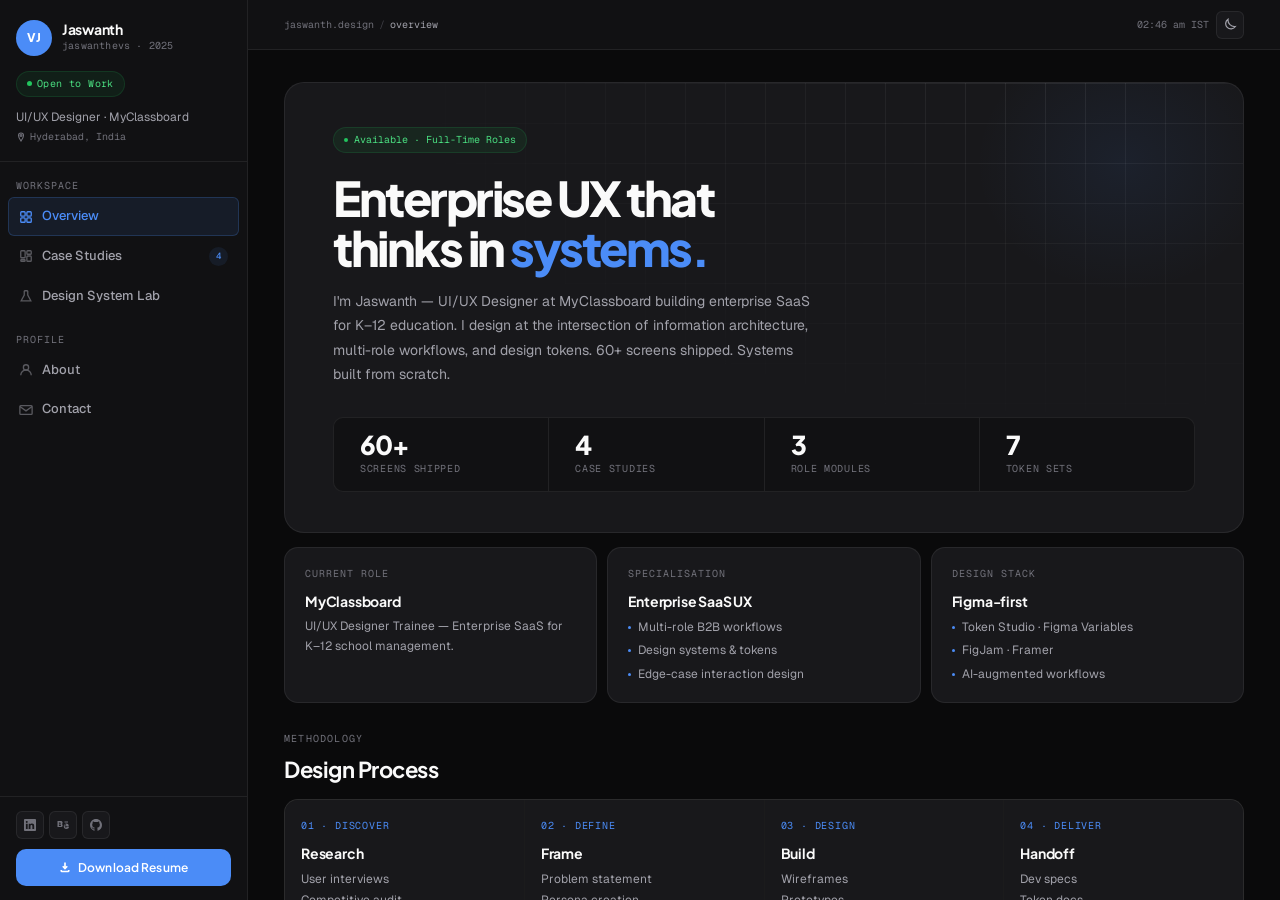
<file: portfolio_v6.html>
<!DOCTYPE html>
<html lang="en" data-theme="dark">
<head>
<meta charset="UTF-8">
<meta name="viewport" content="width=device-width, initial-scale=1.0">
<title>Jaswanth — Product Designer</title>
<link rel="preconnect" href="https://fonts.googleapis.com">
<link href="https://fonts.googleapis.com/css2?family=Plus+Jakarta+Sans:ital,wght@0,300;0,400;0,500;0,600;0,700;0,800;1,400&family=Geist:wght@300;400;500;600&family=Geist+Mono:wght@300;400;500&display=swap" rel="stylesheet">
<style>
/* ════════════════════════════════════════════════
   DESIGN TOKENS — v5
   Accent: #4B8CF7 (clear blue — used sparingly)
   Light:  #1D4ED8 (darker blue for light mode contrast)
   Type:   Plus Jakarta Sans + Geist + Geist Mono
   Contrast verified: body text ≥ 4.5:1 on all surfaces
════════════════════════════════════════════════ */
:root{
  --sw:248px;
  --hh:50px;
  --bh:58px;
  /* Accent — used ONLY on active/hover/highlight states */
  --A:#4B8CF7;
  --AD:rgba(75,140,247,.09);
  --AB:rgba(75,140,247,.22);
  --A-text:#1D4ED8; /* darker blue for light bg — passes WCAG AA */
  /* Typography */
  --F1:'Plus Jakarta Sans',sans-serif;
  --F2:'Geist',sans-serif;
  --FM:'Geist Mono',monospace;
  /* Easing */
  --ez:cubic-bezier(0.16,1,0.3,1);
  /* Radius */
  --r1:6px; --r2:10px; --r3:14px; --r4:20px;
}

/* ── DARK THEME ── */
[data-theme="dark"]{
  /* Backgrounds — 4-step zinc-black scale */
  --bg:  #0A0A0B;   /* page bg */
  --s1:  #111113;   /* sidebar, topbar */
  --s2:  #18181B;   /* cards */
  --s3:  #1F1F23;   /* card hover, inset */
  --s4:  #27272A;   /* deepest inset */
  /* Borders — white alpha */
  --d1:rgba(255,255,255,.07);
  --d2:rgba(255,255,255,.11);
  --d3:rgba(255,255,255,.17);
  /* Text — zinc scale, all ≥ 4.5:1 on --s2 */
  --t1:#FAFAFA;    /* 16.9:1 on --s2 */
  --t2:#A1A1AA;    /* 5.8:1  on --s2 */
  --t3:#71717A;    /* 3.6:1  on --s2 — labels only (WCAG AA Large) */
  --t4:#3F3F46;    /* borders, dividers */
  /* Shadows */
  --sh1:0 1px 3px rgba(0,0,0,.5);
  --sh2:0 4px 16px rgba(0,0,0,.6);
  --shA:0 0 0 1px rgba(75,140,247,.25),0 8px 32px rgba(75,140,247,.06);
}

/* ── LIGHT THEME ── */
[data-theme="light"]{
  --bg:#F0F2F5;
  --s1:#FFFFFF;
  --s2:#FFFFFF;
  --s3:#F4F5F8;
  --s4:#E8EAF0;
  --d1:rgba(0,0,0,.07);
  --d2:rgba(0,0,0,.11);
  --d3:rgba(0,0,0,.17);
  --t1:#09090B;    /* 19:1 on white */
  --t2:#52525B;    /* 7.2:1 on white */
  --t3:#A1A1AA;    /* labels only */
  --t4:#E4E4E7;
  --sh1:0 1px 3px rgba(0,0,0,.08);
  --sh2:0 4px 16px rgba(0,0,0,.1);
  --shA:0 0 0 1px rgba(75,140,247,.2),0 8px 24px rgba(75,140,247,.1);
}

/* Cards need shadow in light mode to lift off --bg */
[data-theme="light"] .ic,
[data-theme="light"] .pcard,
[data-theme="light"] .lc,
[data-theme="light"] .ph-card,
[data-theme="light"] .cc,
[data-theme="light"] .ac,
[data-theme="light"] .hero,
[data-theme="light"] .cert{
  box-shadow:0 1px 4px rgba(0,0,0,.07),0 0 0 1px rgba(0,0,0,.05);
}
[data-theme="light"] .sb{
  box-shadow:1px 0 0 rgba(0,0,0,.07);
}


*,*::before,*::after{box-sizing:border-box;margin:0;padding:0}
html{height:100%}
body{
  font-family:var(--F2);
  font-size:14px;
  line-height:1.6;
  background:var(--bg);
  color:var(--t1);
  display:flex;
  height:100vh;
  overflow:hidden;
  -webkit-font-smoothing:antialiased;
  -moz-osx-font-smoothing:grayscale;
  transition:background .2s,color .2s;
}

/* ════════════════════════════════════════════════
   SIDEBAR
════════════════════════════════════════════════ */
.sb{
  width:var(--sw);flex-shrink:0;
  position:fixed;inset:0 auto 0 0;
  background:var(--s1);
  border-right:1px solid var(--d1);
  display:flex;flex-direction:column;
  z-index:60;
  transition:background .2s,transform .3s var(--ez);
}

/* Identity block */
.sb-id{padding:20px 16px 16px;border-bottom:1px solid var(--d1);}
.id-row{display:flex;align-items:center;gap:10px;margin-bottom:14px;}
.av{
  width:36px;height:36px;border-radius:50%;flex-shrink:0;
  background:var(--A);
  display:flex;align-items:center;justify-content:center;
  font-family:var(--F1);font-weight:800;font-size:12px;
  color:#fff;letter-spacing:-.2px;
}
.id-name{font-family:var(--F1);font-size:14px;font-weight:700;color:var(--t1);letter-spacing:-.3px;line-height:1;}
.id-handle{font-family:var(--FM);font-size:10px;color:var(--t3);margin-top:2px;letter-spacing:.02em;}

/* Status pill */
.sb-status{
  display:inline-flex;align-items:center;gap:5px;
  font-family:var(--FM);font-size:10px;letter-spacing:.04em;
  color:#4ADE80;
  background:rgba(34,197,94,.08);
  border:1px solid rgba(34,197,94,.14);
  padding:4px 10px;border-radius:20px;margin-bottom:12px;
}
[data-theme="light"] .sb-status{color:#15803D;}
.dot{width:5px;height:5px;border-radius:50%;background:#22C55E;animation:blink 2.4s ease infinite;}
@keyframes blink{0%,100%{opacity:1}55%{opacity:.15}}

.id-role{font-size:12px;color:var(--t2);line-height:1.4;}
.id-loc{font-family:var(--FM);font-size:10px;color:var(--t3);margin-top:4px;display:flex;align-items:center;gap:4px;}

/* Nav */
.sb-nav{flex:1;padding:8px;overflow-y:auto;}
.ng-lbl{
  font-family:var(--FM);font-size:10px;color:var(--t3);
  letter-spacing:.1em;text-transform:uppercase;
  padding:8px 8px 3px;
}
.ni{
  display:flex;align-items:center;gap:9px;
  padding:8px 10px;border-radius:var(--r1);
  cursor:pointer;color:var(--t2);
  font-size:13px;font-weight:500;
  transition:all .12s;margin-bottom:1px;
  border:1px solid transparent;user-select:none;
}
.ni:hover{background:var(--s3);color:var(--t1);}
.ni.on{
  background:var(--AD);
  color:var(--A);
  border-color:var(--AB);
}
[data-theme="light"] .ni.on{color:#1D4ED8;}
.ni-ic{width:14px;height:14px;flex-shrink:0;opacity:.5;}
.ni.on .ni-ic{opacity:1;}
.ni-pill{
  margin-left:auto;font-family:var(--FM);font-size:9px;
  background:var(--AD);color:var(--A);
  padding:2px 7px;border-radius:20px;
}
[data-theme="light"] .ni-pill{color:#1D4ED8;}

/* Footer */
.sb-ft{padding:14px 16px;border-top:1px solid var(--d1);}
.soc-row{display:flex;gap:5px;margin-bottom:10px;}
.soc{
  width:28px;height:28px;border-radius:var(--r1);
  background:var(--s2);border:1px solid var(--d1);
  display:flex;align-items:center;justify-content:center;
  color:var(--t3);transition:all .12s;text-decoration:none;
}
.soc:hover{border-color:var(--AB);color:var(--A);}
[data-theme="light"] .soc:hover{color:#1D4ED8;}
.soc svg{width:12px;height:12px;}
.dl-btn{
  width:100%;padding:9px;border-radius:var(--r2);
  background:var(--A);color:#fff;
  font-size:12px;font-weight:600;font-family:var(--F1);
  border:none;cursor:pointer;letter-spacing:.01em;
  display:flex;align-items:center;justify-content:center;gap:7px;
  text-decoration:none;transition:all .15s var(--ez);
}
.dl-btn:hover{filter:brightness(1.08);transform:translateY(-1px);box-shadow:var(--shA);}
.dl-btn svg{width:12px;height:12px;}

/* ════════════════════════════════════════════════
   SHELL
════════════════════════════════════════════════ */
.shell{
  margin-left:var(--sw);flex:1;
  display:flex;flex-direction:column;
  height:100vh;overflow:hidden;min-width:0;
}

/* Topbar */
.tb{
  height:var(--hh);
  background:var(--s1);border-bottom:1px solid var(--d1);
  display:flex;align-items:center;justify-content:space-between;
  padding:0 36px;flex-shrink:0;transition:background .2s;
}
.tb-path{
  font-family:var(--FM);font-size:10px;color:var(--t3);
  display:flex;align-items:center;gap:5px;
}
.tb-path em{color:var(--t2);font-style:normal;}
.tb-sep{color:var(--t4);}
.tb-r{display:flex;align-items:center;gap:7px;}
.tb-clk{font-family:var(--FM);font-size:10px;color:var(--t3);}
.tb-th{
  width:28px;height:28px;border-radius:var(--r1);
  background:var(--s2);border:1px solid var(--d1);
  cursor:pointer;display:flex;align-items:center;justify-content:center;
  color:var(--t2);transition:all .12s;
}
.tb-th:hover{border-color:var(--AB);color:var(--A);}
[data-theme="light"] .tb-th:hover{color:#1D4ED8;}
.tb-th svg{width:13px;height:13px;}

/* Scroll */
.scroll{flex:1;overflow-y:auto;overflow-x:hidden;}
.scroll::-webkit-scrollbar{width:3px;}
.scroll::-webkit-scrollbar-thumb{background:var(--d2);border-radius:3px;}

/* ════════════════════════════════════════════════
   PAGE SYSTEM
════════════════════════════════════════════════ */
.pv{display:none;animation:pgIn .2s var(--ez);}
.pv.on{display:block;}
@keyframes pgIn{from{opacity:0;transform:translateY(6px)}to{opacity:1;transform:none}}

.pg{padding:32px 36px 80px;max-width:100%;width:100%;}

/* Typography pattern */
.ey{
  font-family:var(--FM);font-size:10px;color:var(--t3);
  letter-spacing:.12em;text-transform:uppercase;margin-bottom:5px;
}
.sh{
  font-family:var(--F1);font-size:22px;font-weight:700;
  color:var(--t1);letter-spacing:-.5px;margin-bottom:22px;
}
.dl-row{
  font-family:var(--FM);font-size:10px;color:var(--t3);
  letter-spacing:.1em;text-transform:uppercase;
  display:flex;align-items:center;gap:10px;margin-bottom:14px;
}
.dl-row::after{content:'';flex:1;height:1px;background:var(--d1);}

/* ════════════════════════════════════════════════
   OVERVIEW
════════════════════════════════════════════════ */
.hero{
  position:relative;overflow:hidden;
  background:var(--s2);
  border:1px solid var(--d1);
  border-radius:var(--r4);
  padding:44px 48px 40px;
  margin-bottom:14px;
}
/* Subtle background line texture */
.hero-tex{
  position:absolute;inset:0;pointer-events:none;
  background-image:
    linear-gradient(var(--d1) 1px,transparent 1px),
    linear-gradient(90deg,var(--d1) 1px,transparent 1px);
  background-size:40px 40px;
  mask-image:radial-gradient(ellipse 70% 80% at 80% 0%,black 0%,transparent 100%);
}
/* Lime glow — top right corner only */
.hero-glow{
  position:absolute;right:-40px;top:-60px;
  width:320px;height:280px;pointer-events:none;
  background:radial-gradient(ellipse at center,rgba(75,140,247,.08) 0%,transparent 65%);
}

.hero-top{display:flex;align-items:center;justify-content:space-between;margin-bottom:20px;position:relative;z-index:1;}
.hero-avail{
  display:inline-flex;align-items:center;gap:6px;
  font-family:var(--FM);font-size:10px;
  color:#4ADE80;background:rgba(34,197,94,.08);border:1px solid rgba(34,197,94,.14);
  padding:4px 10px;border-radius:20px;
}
[data-theme="light"] .hero-avail{color:#15803D;}
.hero-avail .dot{width:4px;height:4px;}

/* The hero headline — largest type on the page */
.hero-h{
  font-family:var(--F1);
  font-size:48px;font-weight:800;
  color:var(--t1);letter-spacing:-2.5px;line-height:1.04;
  margin-bottom:16px;max-width:580px;
  position:relative;z-index:1;
}
/* Accent word — lime, no gradient (gradients = generic) */
.hero-h em{
  font-style:normal;
  color:var(--A);
}
[data-theme="light"] .hero-h em{color:#1D4ED8;}

.hero-p{
  font-size:14px;color:var(--t2);line-height:1.75;
  max-width:480px;margin-bottom:30px;
  position:relative;z-index:1;
}
/* KPI strip */
.hero-kpis{
  display:flex;width:100%;
  border:1px solid var(--d1);border-radius:var(--r2);
  background:var(--s1);overflow:hidden;
  position:relative;z-index:1;
}
.kpi{padding:14px 26px;border-right:1px solid var(--d1);flex:1;}
.kpi:last-child{border-right:none;}
.kpi-n{
  font-family:var(--F1);font-size:26px;font-weight:800;
  color:var(--t1);letter-spacing:-1px;line-height:1;
}
.kpi-l{
  font-family:var(--FM);font-size:10px;color:var(--t3);
  text-transform:uppercase;letter-spacing:.07em;margin-top:3px;
}

/* 3-col info cards */
.info3{display:grid;grid-template-columns:repeat(3,1fr);gap:10px;margin-bottom:12px;}
.ic{
  background:var(--s2);border:1px solid var(--d1);
  border-radius:var(--r3);padding:18px 20px;
  transition:border-color .14s;
}
.ic:hover{border-color:var(--d2);}
.ic-lbl{
  font-family:var(--FM);font-size:10px;color:var(--t3);
  letter-spacing:.1em;text-transform:uppercase;margin-bottom:8px;
}
.ic-v{
  font-family:var(--F1);font-size:14px;font-weight:700;
  color:var(--t1);letter-spacing:-.2px;margin-bottom:5px;
}
.ic-s{font-size:12px;color:var(--t2);line-height:1.65;}
.ic-dots{list-style:none;display:flex;flex-direction:column;gap:4px;margin-top:6px;}
.ic-dots li{
  font-size:12px;color:var(--t2);
  display:flex;align-items:center;gap:7px;
}
.ic-dots li::before{
  content:'';width:3px;height:3px;border-radius:50%;
  background:var(--A);flex-shrink:0;
}

/* Process strip */
.proc{
  display:grid;grid-template-columns:repeat(4,1fr);
  gap:1px;background:var(--d1);
  border:1px solid var(--d1);border-radius:var(--r3);overflow:hidden;
}
.ps{background:var(--s2);padding:18px 16px;transition:background .12s;}
.ps:hover{background:var(--s3);}
.ps-n{
  font-family:var(--FM);font-size:10px;color:var(--A);
  letter-spacing:.08em;text-transform:uppercase;margin-bottom:8px;
}
[data-theme="light"] .ps-n{color:#1D4ED8;}
.ps-nm{
  font-family:var(--F1);font-size:14px;font-weight:700;
  color:var(--t1);letter-spacing:-.2px;margin-bottom:5px;
}
.ps-it{font-size:12px;color:var(--t2);line-height:1.75;}

/* ════════════════════════════════════════════════
   PROJECTS
════════════════════════════════════════════════ */
.f-row{display:flex;gap:5px;margin-bottom:20px;flex-wrap:wrap;}
.fc{
  font-family:var(--FM);font-size:10px;
  padding:5px 12px;border-radius:20px;
  background:var(--s2);border:1px solid var(--d1);
  color:var(--t2);cursor:pointer;transition:all .12s;
  letter-spacing:.03em;
}
.fc:hover,.fc.on{background:var(--AD);border-color:var(--AB);color:var(--A);}
[data-theme="light"] .fc.on{color:#1D4ED8;}

.pgrid{display:grid;grid-template-columns:repeat(2,1fr);gap:14px;}

.pcard{
  background:var(--s2);border:1px solid var(--d1);
  border-radius:var(--r4);overflow:hidden;
  cursor:pointer;transition:all .2s var(--ez);
}
.pcard:hover{
  border-color:var(--AB);
  transform:translateY(-3px);
  box-shadow:0 0 0 1px var(--AB),0 16px 40px rgba(0,0,0,.5);
}
[data-theme="light"] .pcard:hover{
  box-shadow:0 0 0 1px rgba(0,0,0,.1),0 8px 24px rgba(0,0,0,.1);
  border-color:var(--d3);
}

/* Thumb */
.ct{height:188px;position:relative;overflow:hidden;}
.ct-bg{position:absolute;inset:0;}
/* Subtle grain — adds depth without being noisy */
.ct-grain{
  position:absolute;inset:0;
  background-image:url("data:image/svg+xml,%3Csvg xmlns='http://www.w3.org/2000/svg'%3E%3Cfilter id='n'%3E%3CfeTurbulence baseFrequency='0.75' numOctaves='4' stitchTiles='stitch'/%3E%3C/filter%3E%3Crect width='100%25' height='100%25' filter='url(%23n)' opacity='0.08'/%3E%3C/svg%3E");
  background-size:200px;opacity:.6;
}
/* Fine dot grid for depth */
.ct-dots{
  position:absolute;inset:0;
  background-image:radial-gradient(circle,rgba(255,255,255,.18) 1px,transparent 1px);
  background-size:22px 22px;
  opacity:.12;
}
.ct-ctr{
  position:absolute;inset:0;
  display:flex;align-items:center;justify-content:center;
}
.ct-ico{
  width:56px;height:56px;border-radius:14px;
  display:flex;align-items:center;justify-content:center;
  background:rgba(255,255,255,.08);
  border:1px solid rgba(255,255,255,.12);
  backdrop-filter:blur(6px);
}
.ct-ico svg{width:24px;height:24px;}
.ct-foot{
  position:absolute;bottom:0;left:0;right:0;padding:10px 16px;
  background:linear-gradient(transparent,rgba(0,0,0,.6));
  font-family:var(--FM);font-size:10px;
  color:rgba(255,255,255,.38);letter-spacing:.05em;text-transform:uppercase;
}
.ct-badge{
  position:absolute;top:12px;right:12px;
  font-family:var(--FM);font-size:9px;
  padding:3px 9px;border-radius:20px;letter-spacing:.04em;
}
.pub{background:rgba(34,197,94,.12);color:#4ADE80;border:1px solid rgba(34,197,94,.2);}
[data-theme="light"] .pub{color:#15803D;}
.prog{background:rgba(251,191,36,.12);color:#FBBF24;border:1px solid rgba(251,191,36,.2);}
.soon{background:rgba(255,255,255,.05);color:var(--t3);border:1px solid var(--d1);}

/* Card body */
.cb{padding:20px 22px 18px;}
.cb-dom{
  font-family:var(--FM);font-size:10px;color:var(--A);
  letter-spacing:.08em;text-transform:uppercase;margin-bottom:6px;
}
[data-theme="light"] .cb-dom{color:#1D4ED8;}
.cb-nm{
  font-family:var(--F1);font-size:16px;font-weight:700;
  color:var(--t1);letter-spacing:-.4px;line-height:1.22;margin-bottom:7px;
}
.cb-br{font-size:13px;color:var(--t2);line-height:1.65;margin-bottom:14px;}
.cb-tags{display:flex;gap:5px;flex-wrap:wrap;margin-bottom:14px;}
.cb-tag{
  font-family:var(--FM);font-size:9px;
  background:var(--s3);color:var(--t2);
  border:1px solid var(--d1);padding:3px 9px;border-radius:20px;
  letter-spacing:.02em;
}
.cb-ft{
  display:flex;align-items:center;justify-content:space-between;
  padding-top:12px;border-top:1px solid var(--d1);
}
.cb-meta{font-family:var(--FM);font-size:10px;color:var(--t3);}
.cb-cta{
  font-family:var(--FM);font-size:10px;
  color:var(--A);display:flex;align-items:center;gap:4px;
}
[data-theme="light"] .cb-cta{color:#1D4ED8;}
.cb-cta svg{width:11px;height:11px;transition:transform .13s;}
.pcard:hover .cb-cta svg{transform:translateX(3px);}

/* ════════════════════════════════════════════════
   CASE STUDY PAGE
════════════════════════════════════════════════ */
.cs-back{
  display:inline-flex;align-items:center;gap:7px;
  font-family:var(--FM);font-size:10px;color:var(--t2);
  cursor:pointer;margin-bottom:24px;padding:7px 13px;
  border:1px solid var(--d1);border-radius:var(--r1);
  background:var(--s2);transition:all .12s;
}
.cs-back:hover{color:var(--t1);border-color:var(--d2);}
.cs-back svg{width:12px;height:12px;}

.cs-cover{
  border-radius:var(--r4);overflow:hidden;height:264px;
  position:relative;margin-bottom:24px;display:flex;align-items:flex-end;
}
.cs-cover-bg{position:absolute;inset:0;}
.cs-cover-grain{
  position:absolute;inset:0;opacity:.6;
  background-image:url("data:image/svg+xml,%3Csvg xmlns='http://www.w3.org/2000/svg'%3E%3Cfilter id='n'%3E%3CfeTurbulence baseFrequency='0.75' numOctaves='4' stitchTiles='stitch'/%3E%3C/filter%3E%3Crect width='100%25' height='100%25' filter='url(%23n)' opacity='0.08'/%3E%3C/svg%3E");
  background-size:200px;
}
.cs-cover-dots{
  position:absolute;inset:0;opacity:.1;
  background-image:radial-gradient(circle,rgba(255,255,255,.4) 1px,transparent 1px);
  background-size:28px 28px;
}
.cs-cover-grad{
  position:absolute;inset:0;
  background:linear-gradient(to top,rgba(0,0,0,.75) 0%,transparent 65%);
}
.cs-cover-c{position:relative;z-index:1;padding:28px 32px;}
.cs-cover-dom{
  font-family:var(--FM);font-size:10px;
  color:rgba(255,255,255,.45);letter-spacing:.1em;text-transform:uppercase;margin-bottom:8px;
}
.cs-cover-title{
  font-family:var(--F1);font-size:26px;font-weight:800;
  color:#fff;letter-spacing:-.7px;line-height:1.12;max-width:540px;
}

/* Meta strip */
.cs-meta{
  display:flex;border:1px solid var(--d1);border-radius:var(--r2);
  background:var(--s2);overflow:hidden;margin-bottom:28px;flex-wrap:wrap;
}
.csm{padding:13px 20px;border-right:1px solid var(--d1);flex:1;min-width:100px;}
.csm:last-child{border-right:none;}
.csm-k{
  font-family:var(--FM);font-size:10px;color:var(--t3);
  text-transform:uppercase;letter-spacing:.1em;margin-bottom:3px;
}
.csm-v{font-size:13px;color:var(--t1);font-weight:500;}

/* Two-col body */
.cs-body{display:grid;grid-template-columns:1fr 248px;gap:20px;align-items:start;}
.csb{margin-bottom:28px;}
.csb-lbl{
  font-family:var(--FM);font-size:10px;color:var(--t3);
  letter-spacing:.1em;text-transform:uppercase;
  display:flex;align-items:center;gap:10px;margin-bottom:14px;
}
.csb-lbl::after{content:'';flex:1;height:1px;background:var(--d1);}
.csb-txt{font-size:13.5px;color:var(--t2);line-height:1.78;}

/* Highlights */
.hl{list-style:none;display:flex;flex-direction:column;gap:7px;}
.hl li{
  font-size:13px;color:var(--t2);line-height:1.68;
  padding:12px 14px;background:var(--s2);
  border-radius:var(--r2);border-left:2px solid var(--A);
}

/* Screens grid */
.sg{display:grid;grid-template-columns:repeat(2,1fr);gap:9px;}
.sg-it{
  aspect-ratio:16/10;border-radius:var(--r2);
  background:var(--s3);border:1px solid var(--d1);
  overflow:hidden;position:relative;cursor:pointer;
  display:flex;align-items:center;justify-content:center;
  transition:border-color .12s;
}
.sg-it:hover{border-color:var(--AB);}
.sg-it img{width:100%;height:100%;object-fit:cover;}
.sg-ph{display:flex;flex-direction:column;align-items:center;gap:5px;}
.sg-ph svg{width:20px;height:20px;color:var(--t4);}
.sg-ph span{font-family:var(--FM);font-size:10px;color:var(--t3);text-align:center;}
.sg-lbl{
  position:absolute;bottom:0;left:0;right:0;padding:6px 10px;
  background:linear-gradient(transparent,rgba(0,0,0,.7));
  font-family:var(--FM);font-size:9px;color:rgba(255,255,255,.6);
  letter-spacing:.04em;
}

/* Embed */
.embed-box{border-radius:var(--r2);overflow:hidden;border:1px solid var(--d1);background:var(--s3);}
.embed-box iframe{width:100%;height:480px;border:none;display:block;}
.embed-ph{height:160px;display:flex;flex-direction:column;align-items:center;justify-content:center;gap:8px;}
.embed-ph svg{width:22px;height:22px;color:var(--t3);}
.embed-ph p{font-family:var(--FM);font-size:10px;color:var(--t3);text-align:center;line-height:1.65;}
.embed-lnk{font-family:var(--FM);font-size:10px;color:var(--A);cursor:pointer;text-decoration:underline;text-underline-offset:2px;}
[data-theme="light"] .embed-lnk{color:#1D4ED8;}

/* Aside */
.cs-aside{}
.ac{background:var(--s2);border:1px solid var(--d1);border-radius:var(--r2);padding:16px;margin-bottom:9px;}
.ac-t{font-family:var(--F1);font-size:12px;font-weight:700;color:var(--t1);letter-spacing:-.1px;margin-bottom:9px;}
.ac-it{font-size:12px;color:var(--t2);display:flex;align-items:center;gap:6px;margin-bottom:4px;}
.ac-it::before{content:'';width:3px;height:3px;border-radius:50%;background:var(--A);flex-shrink:0;}
.proto-btn{
  width:100%;padding:9px;border-radius:var(--r1);
  background:var(--A);color:#fff;border:none;cursor:pointer;
  font-size:12px;font-weight:600;font-family:var(--F1);
  display:flex;align-items:center;justify-content:center;gap:6px;
  text-decoration:none;transition:all .15s var(--ez);margin-bottom:8px;
}
.proto-btn:hover{filter:brightness(1.08);transform:translateY(-1px);}
.proto-btn svg{width:12px;height:12px;}

/* Case study action buttons */
.cs-actions{display:flex;gap:8px;margin-bottom:24px;flex-wrap:wrap;}
.cs-btn-primary{
  display:inline-flex;align-items:center;gap:7px;
  padding:10px 18px;border-radius:var(--r1);
  background:var(--A);color:#fff;
  font-size:12px;font-weight:600;font-family:var(--F1);
  border:none;cursor:pointer;text-decoration:none;
  transition:all .15s var(--ez);letter-spacing:.01em;
}
.cs-btn-primary:hover{filter:brightness(1.08);transform:translateY(-1px);box-shadow:0 6px 20px rgba(75,140,247,.28);}
.cs-btn-primary svg{width:13px;height:13px;}
.cs-btn-secondary{
  display:inline-flex;align-items:center;gap:7px;
  padding:10px 18px;border-radius:var(--r1);
  background:var(--s2);color:var(--t1);
  font-size:12px;font-weight:600;font-family:var(--F1);
  border:1px solid var(--d2);cursor:pointer;text-decoration:none;
  transition:all .15s var(--ez);letter-spacing:.01em;
}
.cs-btn-secondary:hover{border-color:var(--AB);color:var(--A);background:var(--AD);}
[data-theme="light"] .cs-btn-secondary:hover{color:#1D4ED8;}
.cs-btn-secondary svg{width:13px;height:13px;}

/* Aside action buttons row */
.aside-actions{display:flex;flex-direction:column;gap:7px;margin-bottom:9px;}
.aside-btn-primary{
  width:100%;padding:9px 12px;border-radius:var(--r1);
  background:var(--A);color:#fff;border:none;cursor:pointer;
  font-size:12px;font-weight:600;font-family:var(--F1);
  display:flex;align-items:center;justify-content:center;gap:6px;
  text-decoration:none;transition:all .15s var(--ez);
}
.aside-btn-primary:hover{filter:brightness(1.08);transform:translateY(-1px);}
.aside-btn-secondary{
  width:100%;padding:9px 12px;border-radius:var(--r1);
  background:var(--s3);color:var(--t1);
  border:1px solid var(--d2);cursor:pointer;
  font-size:12px;font-weight:600;font-family:var(--F1);
  display:flex;align-items:center;justify-content:center;gap:6px;
  text-decoration:none;transition:all .15s var(--ez);
}
.aside-btn-secondary:hover{border-color:var(--AB);color:var(--A);}
[data-theme="light"] .aside-btn-secondary:hover{color:#1D4ED8;}
.aside-btn-primary svg,.aside-btn-secondary svg{width:12px;height:12px;}

/* ════════════════════════════════════════════════
   DESIGN LAB
════════════════════════════════════════════════ */
.lab2{display:grid;grid-template-columns:1fr 1fr;gap:12px;}
.lc{background:var(--s2);border:1px solid var(--d1);border-radius:var(--r3);padding:22px;transition:border-color .12s;}
.lc:hover{border-color:var(--d2);}
.lc.full{grid-column:1/-1;}
.lc-t{font-family:var(--F1);font-size:14px;font-weight:700;color:var(--t1);letter-spacing:-.2px;margin-bottom:3px;}
.lc-s{font-family:var(--FM);font-size:10px;color:var(--t3);margin-bottom:16px;}
.swatches{display:flex;gap:4px;height:38px;}
.sw{flex:1;border-radius:5px;cursor:pointer;transition:transform .14s;min-width:16px;}
.sw:hover{transform:scaleY(1.15);}
.swatch-meta{display:flex;justify-content:space-between;margin-top:6px;margin-bottom:12px;}
.sm{font-family:var(--FM);font-size:9px;color:var(--t3);}
.tk-r{display:flex;align-items:center;justify-content:space-between;padding:6px 0;border-bottom:1px solid var(--d1);}
.tk-r:last-child{border:none;}
.tk-k{font-family:var(--FM);font-size:10px;color:var(--t3);}
.tk-v{font-family:var(--FM);font-size:10px;color:var(--t2);}
.tscale{display:flex;flex-direction:column;gap:10px;}
.ts-r{display:flex;align-items:baseline;gap:12px;}
.ts-m{font-family:var(--FM);font-size:9px;color:var(--t3);min-width:48px;text-transform:uppercase;letter-spacing:.07em;}
.comp-row{display:flex;gap:8px;flex-wrap:wrap;align-items:center;}
.c-p{background:var(--A);color:#fff;border:none;padding:8px 16px;border-radius:var(--r1);font-size:12px;font-weight:600;cursor:pointer;font-family:var(--F1);}
.c-s{background:transparent;color:var(--A);border:1px solid var(--AB);padding:8px 16px;border-radius:var(--r1);font-size:12px;font-weight:600;cursor:pointer;font-family:var(--F1);}
[data-theme="light"] .c-s{color:#1D4ED8;border-color:rgba(29,78,216,.25);}
.c-b{font-family:var(--FM);font-size:10px;background:rgba(34,197,94,.1);color:#4ADE80;padding:4px 10px;border-radius:20px;border:1px solid rgba(34,197,94,.18);}
[data-theme="light"] .c-b{color:#15803D;}
.c-i{background:var(--s3);border:1px solid var(--d2);color:var(--t1);padding:8px 12px;border-radius:var(--r1);font-size:12px;font-family:var(--F2);width:140px;}
.c-t{font-family:var(--FM);font-size:10px;background:var(--AD);color:var(--A);padding:4px 10px;border-radius:20px;border:1px solid var(--AB);}
[data-theme="light"] .c-t{color:#1D4ED8;}

/* ════════════════════════════════════════════════
   ABOUT
════════════════════════════════════════════════ */
.ab-layout{display:grid;grid-template-columns:232px 1fr;gap:20px;}
.ab-av{
  width:68px;height:68px;border-radius:50%;
  background:var(--A);
  display:flex;align-items:center;justify-content:center;
  font-family:var(--F1);font-weight:800;font-size:20px;color:#fff;
  margin-bottom:16px;
}
.ab-fact{display:flex;flex-direction:column;gap:2px;padding:9px 0;border-bottom:1px solid var(--d1);}
.ab-fact:last-child{border:none;}
.ab-fl{font-family:var(--FM);font-size:10px;color:var(--t3);text-transform:uppercase;letter-spacing:.1em;}
.ab-fv{font-size:13px;color:var(--t1);font-weight:500;margin-top:3px;line-height:1.5;}
.chips{display:flex;flex-wrap:wrap;gap:4px;margin-top:6px;}
.chip{font-family:var(--FM);font-size:9px;background:var(--s3);color:var(--t2);border:1px solid var(--d1);padding:3px 8px;border-radius:var(--r1);}

.ph-card{background:var(--s2);border:1px solid var(--d1);border-radius:var(--r3);padding:22px;margin-bottom:12px;}
.ph-t{font-family:var(--F1);font-size:14px;font-weight:700;color:var(--t1);letter-spacing:-.2px;margin-bottom:14px;}
.ph-ul{list-style:none;display:flex;flex-direction:column;gap:8px;}
.ph-ul li{
  font-size:13px;color:var(--t2);line-height:1.65;
  padding:11px 13px 11px 15px;
  background:var(--s3);border-radius:var(--r1);
  border-left:2px solid var(--A);
}
.sk-grid{display:grid;grid-template-columns:1fr 1fr;gap:12px;}
.sk-h{display:flex;justify-content:space-between;margin-bottom:5px;}
.sk-n{font-size:12px;color:var(--t2);}
.sk-p{font-family:var(--FM);font-size:10px;color:var(--t3);}
.sk-tr{height:2px;background:var(--s4);border-radius:2px;overflow:hidden;}
.sk-fl{height:100%;background:var(--A);border-radius:2px;width:0;transition:width 1.1s var(--ez);}
.cert-row{display:flex;flex-direction:column;gap:6px;}
.cert{
  display:flex;align-items:center;gap:10px;
  padding:10px 14px;background:var(--s3);
  border-radius:var(--r1);border:1px solid var(--d1);
}
.cert-dot{width:6px;height:6px;border-radius:50%;background:var(--A);flex-shrink:0;}
.cert-t{font-size:12.5px;color:var(--t1);font-weight:500;}
.cert-s{font-family:var(--FM);font-size:10px;color:var(--t3);margin-left:auto;}

/* ════════════════════════════════════════════════
   CONTACT
════════════════════════════════════════════════ */
.cg{display:grid;grid-template-columns:1fr 1fr;gap:12px;}
.cc{background:var(--s2);border:1px solid var(--d1);border-radius:var(--r3);padding:20px;transition:border-color .12s;}
.cc:hover{border-color:var(--d2);}
.cc.full{grid-column:1/-1;}
.cc-ico{
  width:36px;height:36px;border-radius:var(--r1);
  background:var(--AD);border:1px solid var(--AB);
  display:flex;align-items:center;justify-content:center;margin-bottom:12px;
}
.cc-ico svg{width:15px;height:15px;color:var(--A);}
[data-theme="light"] .cc-ico svg{color:#1D4ED8;}
.cc-lbl{font-family:var(--FM);font-size:10px;color:var(--t3);text-transform:uppercase;letter-spacing:.1em;margin-bottom:4px;}
.cc-v{font-family:var(--F1);font-size:15px;font-weight:600;color:var(--t1);letter-spacing:-.2px;}
.cc-a{
  margin-top:9px;font-family:var(--FM);font-size:10px;
  color:var(--A);cursor:pointer;
  display:flex;align-items:center;gap:4px;
  transition:gap .12s;text-decoration:none;
}
[data-theme="light"] .cc-a{color:#1D4ED8;}
.cc-a:hover{gap:7px;}
.cc-cta{border-color:rgba(75,140,247,.18);background:rgba(75,140,247,.05);}
.cta-h{font-family:var(--F1);font-size:19px;font-weight:700;color:var(--t1);letter-spacing:-.4px;margin-bottom:6px;}
.cta-p{font-size:13px;color:var(--t2);line-height:1.68;}

/* ════════════════════════════════════════════════
   MOBILE
════════════════════════════════════════════════ */
.mob-hd{display:none;}
.bnav{display:none;}

@media(max-width:860px){
  body{flex-direction:column;}
  .sb{transform:translateX(-100%);box-shadow:none;}
  .sb.open{transform:translateX(0);box-shadow:8px 0 40px rgba(0,0,0,.5);}
  .shell{margin-left:0;height:100vh;}

  .mob-hd{
    display:flex;align-items:center;justify-content:space-between;
    height:var(--hh);padding:0 16px;
    background:var(--s1);border-bottom:1px solid var(--d1);
    flex-shrink:0;
  }
  .mob-logo{display:flex;align-items:center;gap:8px;}
  .mob-av{
    width:28px;height:28px;border-radius:50%;
    background:var(--A);display:flex;align-items:center;justify-content:center;
    font-family:var(--F1);font-weight:800;font-size:10px;color:#fff;
  }
  .mob-name{font-family:var(--F1);font-size:13px;font-weight:700;color:var(--t1);letter-spacing:-.3px;}
  .mob-r{display:flex;gap:6px;}
  .mob-btn{
    width:28px;height:28px;border-radius:var(--r1);
    background:var(--s2);border:1px solid var(--d1);
    display:flex;align-items:center;justify-content:center;
    color:var(--t2);cursor:pointer;transition:all .12s;
  }
  .mob-btn svg{width:13px;height:13px;}
  .tb{display:none;}

  .pg{padding:20px 16px 88px;}
  .info3{grid-template-columns:1fr;}
  .proc{grid-template-columns:1fr 1fr;}
  .pgrid{grid-template-columns:1fr;}
  .cs-body{grid-template-columns:1fr;}
  .cs-aside{display:none;}
  .sg{grid-template-columns:1fr 1fr;}
  .lab2{grid-template-columns:1fr;}
  .ab-layout{grid-template-columns:1fr;}
  .cg{grid-template-columns:1fr;}
  .hero{padding:28px 22px 24px;}
  .hero-h{font-size:34px;letter-spacing:-1.6px;}
  .hero-kpis{width:100%;}
  .kpi{flex:1;padding:12px 14px;}
  .kpi-n{font-size:22px;}
  .sk-grid{grid-template-columns:1fr;}

  .bnav{
    display:flex;position:fixed;bottom:0;left:0;right:0;
    height:var(--bh);background:var(--s1);border-top:1px solid var(--d1);
    z-index:55;padding:0 6px;padding-bottom:env(safe-area-inset-bottom);
  }
  .bn{
    flex:1;display:flex;flex-direction:column;align-items:center;
    justify-content:center;gap:3px;cursor:pointer;
    color:var(--t3);transition:color .14s;
    border-radius:var(--r1);padding:6px 0;
  }
  .bn:hover{color:var(--t2);}
  .bn.on{color:var(--A);}
  [data-theme="light"] .bn.on{color:#1D4ED8;}
  .bn svg{width:18px;height:18px;}
  .bn-l{font-family:var(--FM);font-size:9px;letter-spacing:.04em;}

  .mob-ov{display:none;position:fixed;inset:0;background:rgba(0,0,0,.6);z-index:55;}
  .mob-ov.on{display:block;}
}

/* ════════════════════════════════════════════════
   TOAST
════════════════════════════════════════════════ */
.toast{
  position:fixed;bottom:80px;left:50%;transform:translateX(-50%);
  background:var(--t1);color:var(--bg);
  font-family:var(--FM);font-size:10px;letter-spacing:.05em;
  padding:8px 18px;border-radius:20px;
  opacity:0;pointer-events:none;transition:opacity .2s;z-index:999;
}
.toast.on{opacity:1;}
@media(min-width:861px){.toast{bottom:24px;}}
</style>
</head>
<body>

<!-- MOBILE OVERLAY -->
<div class="mob-ov" id="mob-ov" onclick="closeSb()"></div>

<!-- SIDEBAR -->
<aside class="sb" id="sb">
  <div class="sb-id">
    <div class="id-row">
      <div class="av">VJ</div>
      <div>
        <div class="id-name">Jaswanth</div>
        <div class="id-handle">jaswanthevs · 2025</div>
      </div>
    </div>
    <div class="sb-status"><span class="dot"></span>Open to Work</div>
    <div class="id-role">UI/UX Designer · MyClassboard</div>
    <div class="id-loc">
      <svg width="10" height="10" viewBox="0 0 16 16" fill="none" stroke="currentColor" stroke-width="1.8"><path d="M8 1.5C5.8 1.5 4 3.3 4 5.5c0 3 4 9 4 9s4-6 4-9c0-2.2-1.8-4-4-4Z"/><circle cx="8" cy="5.5" r="1.5"/></svg>
      Hyderabad, India
    </div>
  </div>
  <nav class="sb-nav">
    <div class="ng-lbl">Workspace</div>
    <div class="ni on" onclick="go('overview',this)">
      <svg class="ni-ic" viewBox="0 0 16 16" fill="none" stroke="currentColor" stroke-width="1.5"><rect x="2" y="2" width="5" height="5" rx="1"/><rect x="9" y="2" width="5" height="5" rx="1"/><rect x="2" y="9" width="5" height="5" rx="1"/><rect x="9" y="9" width="5" height="5" rx="1"/></svg>
      Overview
    </div>
    <div class="ni" onclick="go('projects',this)">
      <svg class="ni-ic" viewBox="0 0 16 16" fill="none" stroke="currentColor" stroke-width="1.5"><rect x="2" y="2" width="5" height="8" rx="1"/><rect x="9" y="2" width="5" height="4" rx="1"/><rect x="9" y="8" width="5" height="6" rx="1"/><rect x="2" y="12" width="5" height="2" rx="1"/></svg>
      Case Studies
      <span class="ni-pill">4</span>
    </div>
    <div class="ni" onclick="go('lab',this)">
      <svg class="ni-ic" viewBox="0 0 16 16" fill="none" stroke="currentColor" stroke-width="1.5"><path d="M6 2v5L2.5 13.5h11L10 7V2M6 2h4"/></svg>
      Design System Lab
    </div>
    <div class="ng-lbl" style="margin-top:8px;">Profile</div>
    <div class="ni" onclick="go('about',this)">
      <svg class="ni-ic" viewBox="0 0 16 16" fill="none" stroke="currentColor" stroke-width="1.5"><circle cx="8" cy="5" r="3"/><path d="M2 14c0-3.3 2.7-6 6-6s6 2.7 6 6"/></svg>
      About
    </div>
    <div class="ni" onclick="go('contact',this)">
      <svg class="ni-ic" viewBox="0 0 16 16" fill="none" stroke="currentColor" stroke-width="1.5"><path d="M2 3h12a1 1 0 0 1 1 1v8a1 1 0 0 1-1 1H2a1 1 0 0 1-1-1V4a1 1 0 0 1 1-1z"/><path d="m1 4 7 5 7-5"/></svg>
      Contact
    </div>
  </nav>
  <div class="sb-ft">
    <div class="soc-row">
      <a class="soc" href="https://www.linkedin.com/in/venkata-sai-jaswanth-edupuganti-787251199" target="_blank" title="LinkedIn">
        <svg viewBox="0 0 16 16" fill="currentColor"><path d="M0 1.15C0 .515.53 0 1.184 0h13.632C15.47 0 16 .514 16 1.15v13.7c0 .635-.53 1.15-1.184 1.15H1.184C.53 16 0 15.485 0 14.85V1.15zm4.943 12.248V6.169H2.542v7.229h2.401zm-1.2-8.212c.837 0 1.358-.554 1.358-1.248-.015-.709-.52-1.248-1.342-1.248-.822 0-1.359.54-1.359 1.248 0 .694.521 1.248 1.327 1.248h.016zm4.908 8.212V9.359c0-.216.016-.432.08-.586.173-.431.568-.878 1.232-.878.869 0 1.216.662 1.216 1.634v3.865h2.401V9.25c0-2.22-1.184-3.252-2.764-3.252-1.274 0-1.845.7-2.165 1.193v.025h-.016l.016-.025V6.169h-2.4c.03.678 0 7.229 0 7.229h2.4z"/></svg>
      </a>
      <a class="soc" href="https://www.behance.net/jaswanthevs" target="_blank" title="Behance">
        <svg viewBox="0 0 24 24" fill="currentColor"><path d="M22 7h-7V5h7v2zm1.726 10c-.442 1.297-2.029 3-5.101 3-3.074 0-5.051-1.749-5.051-5.44 0-3.658 1.949-5.479 5.013-5.479 2.789 0 4.649 1.785 4.832 4.491.016.2.018.44.018.71H15.47c.123 1.71 1.1 2.614 2.516 2.614 1.132 0 1.82-.481 2.054-1.396h3.686zm-5.078-4.148c-.076-1.295-.832-2.113-2.056-2.113-1.262 0-2.058.856-2.166 2.113h4.222zM11.26 7.69c0 1.17-.49 2.02-1.47 2.5.89.52 1.47 1.42 1.47 2.66 0 1.89-1.36 3.15-4.55 3.15H1V4h5.44c2.83 0 4.82.72 4.82 3.69zm-7.4 1.83H5.9c1.13 0 1.78-.4 1.78-1.26 0-.79-.5-1.26-1.73-1.26H3.86v2.52zm0 4.65H5.9c1.6 0 2.22-.57 2.22-1.53 0-.93-.64-1.53-2.22-1.53H3.86v3.06z"/></svg>
      </a>
      <a class="soc" href="https://github.com" target="_blank" title="GitHub">
        <svg viewBox="0 0 16 16" fill="currentColor"><path d="M8 0C3.58 0 0 3.58 0 8c0 3.54 2.29 6.53 5.47 7.59.4.07.55-.17.55-.38 0-.19-.01-.82-.01-1.49-2.01.37-2.53-.49-2.69-.94-.09-.23-.48-.94-.82-1.13-.28-.15-.68-.52-.01-.53.63-.01 1.08.58 1.23.82.72 1.21 1.87.87 2.33.66.07-.52.28-.87.51-1.07-1.78-.2-3.64-.89-3.64-3.95 0-.87.31-1.59.82-2.15-.08-.2-.36-1.02.08-2.12 0 0 .67-.21 2.2.82.64-.18 1.32-.27 2-.27.68 0 1.36.09 2 .27 1.53-1.04 2.2-.82 2.2-.82.44 1.1.16 1.92.08 2.12.51.56.82 1.27.82 2.15 0 3.07-1.87 3.75-3.65 3.95.29.25.54.73.54 1.48 0 1.07-.01 1.93-.01 2.2 0 .21.15.46.55.38A8.013 8.013 0 0 0 16 8c0-4.42-3.58-8-8-8z"/></svg>
      </a>
    </div>
    <a class="dl-btn" href="assets/Jaswanth_Resume.pdf" download>
      <svg viewBox="0 0 16 16" fill="none" stroke="currentColor" stroke-width="2.2"><path d="M8 2v8M5 7l3 3 3-3M3 12v1a1 1 0 0 0 1 1h8a1 1 0 0 0 1-1v-1"/></svg>
      Download Resume
    </a>
  </div>
</aside>

<!-- MOBILE HEADER -->
<header class="mob-hd">
  <div class="mob-logo">
    <div class="mob-av">VJ</div>
    <div class="mob-name">Jaswanth</div>
  </div>
  <div class="mob-r">
    <button class="mob-btn" onclick="toggleTheme()">
      <svg id="ico-d" viewBox="0 0 16 16" fill="none" stroke="currentColor" stroke-width="1.5"><path d="M14 10.5a6.5 6.5 0 1 1-9-9A8 8 0 0 0 14 10.5z"/></svg>
      <svg id="ico-l" style="display:none" viewBox="0 0 16 16" fill="none" stroke="currentColor" stroke-width="1.5"><circle cx="8" cy="8" r="3"/><path d="M8 1v1.5M8 13.5V15M1 8h1.5M13.5 8H15"/></svg>
    </button>
    <button class="mob-btn" onclick="openSb()">
      <svg viewBox="0 0 16 16" fill="none" stroke="currentColor" stroke-width="1.5"><path d="M2 4h12M2 8h12M2 12h12"/></svg>
    </button>
  </div>
</header>

<!-- SHELL -->
<div class="shell">
  <header class="tb">
    <div class="tb-path">jaswanth.design <span class="tb-sep">/</span> <em id="bc">overview</em></div>
    <div class="tb-r">
      <div class="tb-clk" id="clk"></div>
      <button class="tb-th" onclick="toggleTheme()">
        <svg id="d-ico-d" viewBox="0 0 16 16" fill="none" stroke="currentColor" stroke-width="1.5"><path d="M14 10.5a6.5 6.5 0 1 1-9-9A8 8 0 0 0 14 10.5z"/></svg>
        <svg id="d-ico-l" style="display:none" viewBox="0 0 16 16" fill="none" stroke="currentColor" stroke-width="1.5"><circle cx="8" cy="8" r="3"/><path d="M8 1v1.5M8 13.5V15M1 8h1.5M13.5 8H15"/></svg>
      </button>
    </div>
  </header>

  <div class="scroll" id="sc">

    <!-- OVERVIEW -->
    <div class="pv on" id="pv-overview">
      <div class="pg">
        <div class="hero">
          <div class="hero-tex"></div>
          <div class="hero-glow"></div>
          <div class="hero-top">
            <div class="hero-avail"><span class="dot"></span>Available · Full-Time Roles</div>
          </div>
          <h1 class="hero-h">Enterprise UX that<br>thinks in <em>systems.</em></h1>
          <p class="hero-p">I'm Jaswanth — UI/UX Designer at MyClassboard building enterprise SaaS for K–12 education. I design at the intersection of information architecture, multi-role workflows, and design tokens. 60+ screens shipped. Systems built from scratch.</p>
          <div class="hero-kpis">
            <div class="kpi"><div class="kpi-n">60+</div><div class="kpi-l">Screens Shipped</div></div>
            <div class="kpi"><div class="kpi-n">4</div><div class="kpi-l">Case Studies</div></div>
            <div class="kpi"><div class="kpi-n">3</div><div class="kpi-l">Role Modules</div></div>
            <div class="kpi"><div class="kpi-n">7</div><div class="kpi-l">Token Sets</div></div>
          </div>
        </div>

        <div class="info3">
          <div class="ic">
            <div class="ic-lbl">Current Role</div>
            <div class="ic-v">MyClassboard</div>
            <div class="ic-s">UI/UX Designer Trainee — Enterprise SaaS for K–12 school management.</div>
          </div>
          <div class="ic">
            <div class="ic-lbl">Specialisation</div>
            <div class="ic-v">Enterprise SaaS UX</div>
            <ul class="ic-dots">
              <li>Multi-role B2B workflows</li>
              <li>Design systems & tokens</li>
              <li>Edge-case interaction design</li>
            </ul>
          </div>
          <div class="ic">
            <div class="ic-lbl">Design Stack</div>
            <div class="ic-v">Figma-first</div>
            <ul class="ic-dots">
              <li>Token Studio · Figma Variables</li>
              <li>FigJam · Framer</li>
              <li>AI-augmented workflows</li>
            </ul>
          </div>
        </div>

        <div style="margin:28px 0 12px">
          <div class="ey">Methodology</div>
          <div class="sh" style="margin-bottom:12px">Design Process</div>
        </div>
        <div class="proc">
          <div class="ps"><div class="ps-n">01 · Discover</div><div class="ps-nm">Research</div><div class="ps-it">User interviews<br>Competitive audit<br>Stakeholder mapping</div></div>
          <div class="ps"><div class="ps-n">02 · Define</div><div class="ps-nm">Frame</div><div class="ps-it">Problem statement<br>Persona creation<br>Journey mapping</div></div>
          <div class="ps"><div class="ps-n">03 · Design</div><div class="ps-nm">Build</div><div class="ps-it">Wireframes<br>Prototypes<br>Design systems</div></div>
          <div class="ps"><div class="ps-n">04 · Deliver</div><div class="ps-nm">Handoff</div><div class="ps-it">Dev specs<br>Token docs<br>Usability testing</div></div>
        </div>
      </div>
    </div>

    <!-- PROJECTS -->
    <div class="pv" id="pv-projects">
      <div class="pg">
        <div class="ey">Work</div>
        <div class="sh">Case Studies</div>
        <div class="f-row">
          <div class="fc on" onclick="filt('all',this)">All</div>
          <div class="fc" onclick="filt('enterprise-saas',this)">Enterprise SaaS</div>
          <div class="fc" onclick="filt('mobile',this)">Mobile</div>
          <div class="fc" onclick="filt('design-system',this)">Design System</div>
          <div class="fc" onclick="filt('concept',this)">Concept</div>
        </div>
        <div class="pgrid" id="pgrid"></div>
      </div>
    </div>

    <!-- CASE STUDY (dynamic) -->
    <div class="pv" id="pv-case">
      <div class="pg" id="cs-ct"></div>
    </div>

    <!-- DESIGN LAB -->
    <div class="pv" id="pv-lab">
      <div class="pg">
        <div class="ey">Systems Work</div>
        <div class="sh">Design System Lab</div>
        <div class="lab2">
          <div class="lc full">
            <div class="lc-t">Color Token Architecture</div>
            <div class="lc-s">Somaiya Vidyavihar Admissions Portal — 7 Token Studio + Figma Variables collections</div>
            <div class="swatches">
              <div class="sw" style="background:#1C3F6E"></div><div class="sw" style="background:#2756A0"></div>
              <div class="sw" style="background:#3B72C8"></div><div class="sw" style="background:#6FA0DE"></div>
              <div class="sw" style="background:#B2CBF1"></div><div class="sw" style="background:#E8F0FB"></div>
              <div class="sw" style="background:#1A1A1A"></div><div class="sw" style="background:#555"></div>
              <div class="sw" style="background:#909090"></div><div class="sw" style="background:#D5D5D5"></div>
              <div class="sw" style="background:#22C55E"></div><div class="sw" style="background:#FBBF24"></div>
              <div class="sw" style="background:#EF4444"></div>
            </div>
            <div class="swatch-meta"><span class="sm">Primary scale →</span><span class="sm">Neutral + Semantic →</span></div>
          </div>
          <div class="lc">
            <div class="lc-t">Semantic Token Layer</div>
            <div class="lc-s">Reference tokens aliasing primitives</div>
            <div class="tk-r"><span class="tk-k">color.primary.500</span><span class="tk-v">#3B72C8</span></div>
            <div class="tk-r"><span class="tk-k">color.surface.default</span><span class="tk-v">{color.neutral.50}</span></div>
            <div class="tk-r"><span class="tk-k">color.text.primary</span><span class="tk-v">{color.neutral.900}</span></div>
            <div class="tk-r"><span class="tk-k">spacing.component.md</span><span class="tk-v">16px</span></div>
            <div class="tk-r"><span class="tk-k">radius.card</span><span class="tk-v">12px</span></div>
            <div class="tk-r"><span class="tk-k">shadow.elevation.2</span><span class="tk-v">0 4px 12px α.10</span></div>
          </div>
          <div class="lc">
            <div class="lc-t">Type Scale</div>
            <div class="lc-s">Plus Jakarta Sans + Geist</div>
            <div class="tscale">
              <div class="ts-r"><span class="ts-m">Display</span><span style="font-family:var(--F1);font-size:28px;font-weight:800;color:var(--t1);letter-spacing:-1.2px">Display</span></div>
              <div class="ts-r"><span class="ts-m">Title</span><span style="font-family:var(--F1);font-size:18px;font-weight:700;color:var(--t1)">Section Title</span></div>
              <div class="ts-r"><span class="ts-m">Body</span><span style="font-size:14px;color:var(--t2);font-family:var(--F2)">Body paragraph — 14px/1.75</span></div>
              <div class="ts-r"><span class="ts-m">Mono</span><span style="font-family:var(--FM);font-size:11px;color:var(--t3)">Label · Tag · Caption</span></div>
            </div>
          </div>
          <div class="lc full">
            <div class="lc-t">Component Library</div>
            <div class="lc-s">Core interactive elements from the Canteen Management System and Admissions Portal</div>
            <div class="comp-row">
              <button class="c-p">Primary Action</button>
              <button class="c-s">Secondary</button>
              <span class="c-b">● Active</span>
              <input class="c-i" placeholder="Search modules…">
              <span class="c-t">Tag / Role</span>
              <span style="font-family:var(--FM);font-size:10px;background:rgba(251,191,36,.12);color:#FBBF24;padding:4px 10px;border-radius:20px;border:1px solid rgba(251,191,36,.2);">⚠ Warning</span>
              <span style="font-family:var(--FM);font-size:10px;background:rgba(239,68,68,.1);color:#F87171;padding:4px 10px;border-radius:20px;border:1px solid rgba(239,68,68,.18);">✕ Error</span>
            </div>
          </div>
        </div>
      </div>
    </div>

    <!-- ABOUT -->
    <div class="pv" id="pv-about">
      <div class="pg">
        <div class="ey">Profile</div>
        <div class="sh">About</div>
        <div class="ab-layout">
          <div>
            <div class="ab-av">VJ</div>
            <div class="ab-fact"><div class="ab-fl">Full Name</div><div class="ab-fv">Venkata Sai Jaswanth<br>Edupuganti</div></div>
            <div class="ab-fact"><div class="ab-fl">Role</div><div class="ab-fv">UI/UX Designer Trainee</div></div>
            <div class="ab-fact"><div class="ab-fl">Company</div><div class="ab-fv">MyClassboard Educational Solutions</div></div>
            <div class="ab-fact"><div class="ab-fl">Location</div><div class="ab-fv">Hyderabad, India</div></div>
            <div class="ab-fact"><div class="ab-fl">Education</div><div class="ab-fv">B.Tech — Information Technology<br><span style="font-size:11px;color:var(--t3);font-family:var(--FM)">Vishnu Institute of Technology · 7.21 CGPA</span></div></div>
            <div class="ab-fact">
              <div class="ab-fl">Tools</div>
              <div class="chips" style="margin-top:6px">
                <span class="chip">Figma</span><span class="chip">FigJam</span><span class="chip">Framer</span>
                <span class="chip">Token Studio</span><span class="chip">Figma Variables</span><span class="chip">Miro</span>
              </div>
            </div>
          </div>
          <div>
            <div class="ph-card">
              <div class="ph-t">Design Philosophy</div>
              <ul class="ph-ul">
                <li>A component without context is decoration — systems must serve intent before aesthetics.</li>
                <li>The best UX is what users never consciously notice. Friction earns its place or disappears.</li>
                <li>Systems before screens. Tokens before components. Structure before style.</li>
                <li>Edge-case design is where product quality is decided. The center case is easy.</li>
                <li>AI augments the workflow, not the thinking. The designer's judgment is still the product.</li>
              </ul>
            </div>
            <div class="ph-card">
              <div class="ph-t">Certifications</div>
              <div class="cert-row">
                <div class="cert"><span class="cert-dot"></span><span class="cert-t">Google UX Design Professional Certificate</span><span class="cert-s">Google</span></div>
                <div class="cert"><span class="cert-dot"></span><span class="cert-t">UI/UX Design Course</span><span class="cert-s">Internshala</span></div>
                <div class="cert"><span class="cert-dot"></span><span class="cert-t">Interaction Design</span><span class="cert-s">LinkedIn Learning</span></div>
              </div>
            </div>
            <div class="ph-card">
              <div class="ph-t">Skill Depth</div>
              <div class="sk-grid">
                <div><div class="sk-h"><span class="sk-n">UX Research</span><span class="sk-p">75%</span></div><div class="sk-tr"><div class="sk-fl" data-w="75%"></div></div></div>
                <div><div class="sk-h"><span class="sk-n">Visual Design</span><span class="sk-p">78%</span></div><div class="sk-tr"><div class="sk-fl" data-w="78%"></div></div></div>
                <div><div class="sk-h"><span class="sk-n">Prototyping</span><span class="sk-p">80%</span></div><div class="sk-tr"><div class="sk-fl" data-w="80%"></div></div></div>
                <div><div class="sk-h"><span class="sk-n">Design Systems</span><span class="sk-p">72%</span></div><div class="sk-tr"><div class="sk-fl" data-w="72%"></div></div></div>
                <div><div class="sk-h"><span class="sk-n">Info Architecture</span><span class="sk-p">76%</span></div><div class="sk-tr"><div class="sk-fl" data-w="76%"></div></div></div>
                <div><div class="sk-h"><span class="sk-n">Developer Handoff</span><span class="sk-p">70%</span></div><div class="sk-tr"><div class="sk-fl" data-w="70%"></div></div></div>
              </div>
            </div>
          </div>
        </div>
      </div>
    </div>

    <!-- CONTACT -->
    <div class="pv" id="pv-contact">
      <div class="pg">
        <div class="ey">Get in Touch</div>
        <div class="sh">Contact</div>
        <div class="cg">
          <div class="cc">
            <div class="cc-ico"><svg viewBox="0 0 16 16" fill="none" stroke="currentColor" stroke-width="1.5"><path d="M2 3h12a1 1 0 0 1 1 1v8a1 1 0 0 1-1 1H2a1 1 0 0 1-1-1V4a1 1 0 0 1 1-1z"/><path d="m1 4 7 5 7-5"/></svg></div>
            <div class="cc-lbl">Email</div>
            <div class="cc-v">saijaswanthedupuganti@gmail.com</div>
            <div class="cc-a" onclick="cp('saijaswanthedupuganti@gmail.com')">Copy address →</div>
          </div>
          <div class="cc">
            <div class="cc-ico"><svg viewBox="0 0 16 16" fill="none" stroke="currentColor" stroke-width="1.5"><path d="M4 1h8a1 1 0 0 1 1 1v12a1 1 0 0 1-1 1H4a1 1 0 0 1-1-1V2a1 1 0 0 1 1-1z"/><circle cx="8" cy="12" r=".8" fill="currentColor" stroke="none"/></svg></div>
            <div class="cc-lbl">Phone</div>
            <div class="cc-v">+91 94910 82728</div>
            <div class="cc-a" onclick="cp('+919491082728')">Copy number →</div>
          </div>
          <div class="cc">
            <div class="cc-ico"><svg viewBox="0 0 16 16" fill="currentColor"><path d="M0 1.15C0 .515.53 0 1.184 0h13.632C15.47 0 16 .514 16 1.15v13.7c0 .635-.53 1.15-1.184 1.15H1.184C.53 16 0 15.485 0 14.85V1.15zm4.943 12.248V6.169H2.542v7.229h2.401zm-1.2-8.212c.837 0 1.358-.554 1.358-1.248-.015-.709-.52-1.248-1.342-1.248-.822 0-1.359.54-1.359 1.248 0 .694.521 1.248 1.327 1.248h.016zm4.908 8.212V9.359c0-.216.016-.432.08-.586.173-.431.568-.878 1.232-.878.869 0 1.216.662 1.216 1.634v3.865h2.401V9.25c0-2.22-1.184-3.252-2.764-3.252-1.274 0-1.845.7-2.165 1.193v.025h-.016l.016-.025V6.169h-2.4c.03.678 0 7.229 0 7.229h2.4z"/></svg></div>
            <div class="cc-lbl">LinkedIn</div>
            <div class="cc-v">Venkata Sai Jaswanth</div>
            <a class="cc-a" href="https://www.linkedin.com/in/venkata-sai-jaswanth-edupuganti-787251199" target="_blank">Open profile →</a>
          </div>
          <div class="cc">
            <div class="cc-ico"><svg viewBox="0 0 24 24" fill="currentColor"><path d="M22 7h-7V5h7v2zm1.726 10c-.442 1.297-2.029 3-5.101 3-3.074 0-5.051-1.749-5.051-5.44 0-3.658 1.949-5.479 5.013-5.479 2.789 0 4.649 1.785 4.832 4.491.016.2.018.44.018.71H15.47c.123 1.71 1.1 2.614 2.516 2.614 1.132 0 1.82-.481 2.054-1.396h3.686zm-5.078-4.148c-.076-1.295-.832-2.113-2.056-2.113-1.262 0-2.058.856-2.166 2.113h4.222zM11.26 7.69c0 1.17-.49 2.02-1.47 2.5.89.52 1.47 1.42 1.47 2.66 0 1.89-1.36 3.15-4.55 3.15H1V4h5.44c2.83 0 4.82.72 4.82 3.69zm-7.4 1.83H5.9c1.13 0 1.78-.4 1.78-1.26 0-.79-.5-1.26-1.73-1.26H3.86v2.52zm0 4.65H5.9c1.6 0 2.22-.57 2.22-1.53 0-.93-.64-1.53-2.22-1.53H3.86v3.06z"/></svg></div>
            <div class="cc-lbl">Behance</div>
            <div class="cc-v">behance.net/jaswanthevs</div>
            <a class="cc-a" href="https://www.behance.net/jaswanthevs" target="_blank">View portfolio →</a>
          </div>
          <div class="cc full cc-cta">
            <div class="cta-h">Let's build something that matters.</div>
            <div class="cta-p">Whether it's a product challenge, a design system problem, or a full-time role — I'm reachable and responsive. Good design conversations start before the contract does.</div>
          </div>
        </div>
      </div>
    </div>

  </div>
</div>

<!-- MOBILE BOTTOM NAV -->
<nav class="bnav">
  <div class="bn on" onclick="go('overview',this)" data-page="overview">
    <svg viewBox="0 0 16 16" fill="none" stroke="currentColor" stroke-width="1.5"><rect x="2" y="2" width="5" height="5" rx="1"/><rect x="9" y="2" width="5" height="5" rx="1"/><rect x="2" y="9" width="5" height="5" rx="1"/><rect x="9" y="9" width="5" height="5" rx="1"/></svg>
    <span class="bn-l">Home</span>
  </div>
  <div class="bn" onclick="go('projects',this)" data-page="projects">
    <svg viewBox="0 0 16 16" fill="none" stroke="currentColor" stroke-width="1.5"><rect x="2" y="2" width="5" height="8" rx="1"/><rect x="9" y="2" width="5" height="4" rx="1"/><rect x="9" y="8" width="5" height="6" rx="1"/><rect x="2" y="12" width="5" height="2" rx="1"/></svg>
    <span class="bn-l">Work</span>
  </div>
  <div class="bn" onclick="go('lab',this)" data-page="lab">
    <svg viewBox="0 0 16 16" fill="none" stroke="currentColor" stroke-width="1.5"><path d="M6 2v5L2.5 13.5h11L10 7V2M6 2h4"/></svg>
    <span class="bn-l">Lab</span>
  </div>
  <div class="bn" onclick="go('about',this)" data-page="about">
    <svg viewBox="0 0 16 16" fill="none" stroke="currentColor" stroke-width="1.5"><circle cx="8" cy="5" r="3"/><path d="M2 14c0-3.3 2.7-6 6-6s6 2.7 6 6"/></svg>
    <span class="bn-l">About</span>
  </div>
  <div class="bn" onclick="go('contact',this)" data-page="contact">
    <svg viewBox="0 0 16 16" fill="none" stroke="currentColor" stroke-width="1.5"><path d="M2 3h12a1 1 0 0 1 1 1v8a1 1 0 0 1-1 1H2a1 1 0 0 1-1-1V4a1 1 0 0 1 1-1z"/><path d="m1 4 7 5 7-5"/></svg>
    <span class="bn-l">Contact</span>
  </div>
</nav>

<div class="toast" id="toast">Copied to clipboard</div>
<script>
const P=[
  {id:"canteen",domain:"Enterprise SaaS · EdTech · K-12",name:"Canteen Management System",
   behanceUrl:"",  // ← paste your Behance case study URL here
   pdfPath:"case-studies/canteen-management-case-study.pdf",  // ← drop PDF in this folder
   brief:"Full redesign of a multi-role school canteen platform — menu planning, wallet payments, financial reporting, and role-specific UX for parents, admins, and operators.",cat:["enterprise-saas","design-system"],role:"UI/UX Designer Trainee",timeline:"Jan 2026 – Present",platform:"Web SaaS Dashboard",tools:"Figma · FigJam · Token Studio",status:"published",bg:"linear-gradient(145deg,#060D20 0%,#0A1838 55%,#080F28 100%)",ic:"#4B8CF7",figmaLink:"https://figma.com",problem:"The existing canteen system served three completely different user types — parents, organisation admins, and canteen operators — through a single confusing interface that mixed irrelevant controls into the same view. Non-technical school accountants couldn't interpret financial reports. Empty states were broken. Payment flows mixed wallet and online methods without clear logic or hierarchy.",solution:"Designed 60+ screens across 3 fully separated role-based modules. Each module received a purpose-built information architecture based on the user's actual mental model. The Reports Module was redesigned as a 'Daily Money Tracking' dashboard for non-technical accountants — replacing raw data tables with structured summaries, filter systems, and at-a-glance financial snapshots. Built on a token-based design system for consistency.",highlights:["Designed 60+ screens across 3 role-based modules (Parent, Organization Admin, Canteen Operator) — each with its own navigation architecture","Restructured information architecture — reorganized complex multi-role workflows into role-appropriate navigation while preserving all system functionality","Solved critical edge cases: add-on item selection logic, wallet vs. online payment handling, empty-state calendars, replace-vs-delete interactions, low-balance alerts","Reports Module redesigned as 'Daily Money Tracking' for non-technical accountants — defining report structures, filter systems, table layouts, and dashboard summaries","Complete developer handoff with annotated specs, token documentation, and interaction notes"],screens:["Role Selection & Dashboard","Menu Planning (Admin)","Wallet & Payment Flow","Meal Calendar (Parent)","Reports — Daily Tracking","Combo Meal Editor"],embedUrl:""},
  {id:"student",domain:"Mobile · EdTech · K-12",name:"Student Mobile App & Admissions Portal",
   behanceUrl:"",  // ← paste your Behance case study URL here
   pdfPath:"case-studies/student-app-case-study.pdf",
   brief:"Student-facing mobile app covering homework, assessments, study center, performance analytics, and attendance — plus institutional admissions landing pages.",cat:["mobile","enterprise-saas"],role:"UI/UX Designer Trainee",timeline:"Jan 2026 – Present",platform:"Mobile App + Web Landing Pages",tools:"Figma · FigJam",status:"published",bg:"linear-gradient(145deg,#0A0820 0%,#130D32 55%,#0E0A26 100%)",ic:"#A78BFA",figmaLink:"https://figma.com",problem:"Students and parents faced a feature-heavy academic tracking interface with no clear visual hierarchy — everything competed equally for attention. The admissions landing pages had no brand consistency across partner school deployments and failed to convert inquiries effectively.",solution:"Redesigned the mobile app with a cognitive load-first approach — grouping features by usage frequency rather than system category. Applied progressive disclosure to reduce visible complexity. Created a flexible admissions landing page template system adapting to partner school brand guidelines while maintaining structural consistency.",highlights:["Designed student-facing mobile app: homework, assessments, study center, performance analytics, attendance","Cognitive load reduction — feature grouping by usage frequency, progressive disclosure for secondary actions","Flexible institutional landing page templates adapting to partner school brand guidelines","Reduced perceived complexity of home screen through information architecture restructuring"],screens:["Student Dashboard","Homework Submission","Performance Analytics","Study Center","Attendance Tracker","Admissions Landing Page"],embedUrl:""},
  {id:"railways",domain:"Mobile · Concept · Civic Technology",name:"Indian Railways PNR-Bridge",
   behanceUrl:"https://www.behance.net/jaswanthevs",  // ← update with exact project URL
   pdfPath:"case-studies/railways-pnr-bridge-case-study.pdf",
   brief:"Self-initiated UX concept solving the geofencing gap that prevents transfer passengers from booking their next unreserved leg while already on a train.",cat:["mobile","concept"],role:"Solo UX Designer (Self-initiated)",timeline:"Ongoing",platform:"Android-first Mobile App",tools:"Figma · FigJam · Token Studio",status:"published",bg:"linear-gradient(145deg,#0C0518 0%,#180930 55%,#100622 100%)",ic:"#C084FC",figmaLink:"https://figma.com",problem:"Born from a real experience — couldn't book an unreserved ticket during a tight connection at Secunderabad because the UTS app's 250m geofencing rule blocked me, already at the platform after a long-distance arrival. The rule blocks exactly the users who need paperless booking most — transit passengers physically present but outside the geofence radius.",solution:"Designed a PNR-Bridge feature: user enters arriving train's PNR → system validates arrival within 60 minutes → geofencing temporarily bypassed for the next booking. Security safeguard: PNR name must match registered UTS account. Complete edge case coverage built in.",highlights:["Identified the exact geofencing logic gap: 250m rule blocks transit passengers already at the platform after long-distance arrivals","3-layer validation: PNR match → active journey leg detection → time-windowed station unlock (60-minute window)","Minimal high-contrast UI optimized for low-end Android on 2G/3G in rural transit zones","Complete edge case specification: expired PNR, wrong leg, connectivity loss, window timeout, name mismatch","Security rationale with railway policy compatibility analysis and fraud-prevention audit trail"],screens:["PNR Entry Screen","Journey Validation","Station Window Unlock","Ticket Booking Flow","Confirmation & QR Code","Error Edge Cases"],embedUrl:""},
  {id:"comingle",domain:"Mobile · Community · UX Research",name:"Comingle — Skill-Sharing App",
   behanceUrl:"https://www.behance.net/jaswanthevs",  // ← update with exact project URL
   pdfPath:"case-studies/comingle-case-study.pdf",
   brief:"Community platform connecting people through skill sharing — designed with full design thinking research, competitive analysis, and A/B tested onboarding flows.",cat:["mobile","concept"],role:"Solo UX Designer",timeline:"Academic Project",platform:"Mobile App",tools:"Figma · FigJam",status:"published",bg:"linear-gradient(145deg,#051210 0%,#0A2018 55%,#071812 100%)",ic:"#34D399",figmaLink:"https://figma.com",problem:"Existing skill-sharing platforms felt either transactional (marketplace-first) or unfocused (social-first). Users wanted meaningful skill exchange with people nearby, with no structured way to discover, connect, and collaborate around specific skills.",solution:"Ran full design thinking: 8 user interviews, competitive analysis of 3 platforms (Meetup, SkillShare, Eventbrite), persona creation, empathy mapping. Designed 4-tab IA with Skill Hub as the core feature. A/B tested 2 onboarding flows with 10 users.",highlights:["8 user interviews + competitive analysis of 3 platforms formed the research foundation","Persona creation and empathy mapping guided information architecture decisions","4-tab IA with Skill Hub as the differentiating core feature","A/B tested 2 onboarding flows with 10 users — iterated on the higher-converting variant","Full Figma prototype with micro-interaction specs and developer handoff annotations"],screens:["Onboarding Flow A","Onboarding Flow B","Skill Hub","Discovery Feed","Profile & Skills","Skill Session Booking"],embedUrl:""}
];

function renderCards(f){
  const data=f==='all'?P:P.filter(p=>p.cat.includes(f));
  document.getElementById('pgrid').innerHTML=data.map(p=>`
    <div class="pcard" onclick="openCase('${p.id}')">
      <div class="ct">
        <div class="ct-bg" style="background:${p.bg}"></div>
        <div class="ct-grain"></div><div class="ct-dots"></div>
        <div class="ct-ctr"><div class="ct-ico">
          <svg viewBox="0 0 28 28" fill="none" stroke="${p.ic}" stroke-width="1.4">
            <rect x="2" y="2" width="10" height="10" rx="2.5"/><rect x="16" y="2" width="10" height="10" rx="2.5"/>
            <rect x="2" y="16" width="10" height="10" rx="2.5"/><rect x="16" y="16" width="10" height="10" rx="2.5"/>
          </svg>
        </div></div>
        <div class="ct-foot">${p.tools}</div>
        <div class="ct-badge ${p.status==='published'?'pub':p.status==='progress'?'prog':'soon'}">
          ${p.status==='published'?'● Published':p.status==='progress'?'◐ In Progress':'○ Coming Soon'}
        </div>
      </div>
      <div class="cb">
        <div class="cb-dom">${p.domain}</div>
        <div class="cb-nm">${p.name}</div>
        <div class="cb-br">${p.brief}</div>
        <div class="cb-tags">${p.cat.map(c=>`<span class="cb-tag">${c}</span>`).join('')}</div>
        <div class="cb-ft">
          <span class="cb-meta">${p.role} · ${p.timeline}</span>
          <span class="cb-cta">View Case Study <svg viewBox="0 0 12 12" fill="none" stroke="currentColor" stroke-width="2"><path d="M2 6h8M6 2l4 4-4 4"/></svg></span>
        </div>
      </div>
    </div>
  `).join('');
}

function openCase(id){
  const p=P.find(x=>x.id===id);if(!p)return;
  const screens=p.screens.map(s=>`
    <div class="sg-it">
      <div class="sg-ph"><svg viewBox="0 0 20 20" fill="none" stroke="currentColor" stroke-width="1.2"><rect x="2" y="3" width="16" height="11" rx="1.5"/><path d="M7 14h6M10 14v3"/></svg><span>${s}</span></div>
      <div class="sg-lbl">${s}</div>
    </div>`).join('');
  const embed=p.embedUrl
    ?`<div class="embed-box"><iframe src="${p.embedUrl}" allowfullscreen></iframe></div>`
    :`<div class="embed-box"><div class="embed-ph">
        <svg viewBox="0 0 28 28" fill="none" stroke="currentColor" stroke-width="1.2"><rect x="2" y="2" width="24" height="24" rx="3"/><path d="M2 9h24M9 2v7"/></svg>
        <p>Add Figma embed URL in project data to activate</p>
        <span class="embed-lnk" onclick="window.open('${p.figmaLink}','_blank')">Open in Figma →</span>
      </div></div>`;

  // Primary action buttons — behance + pdf
  const viewBtn = p.behanceUrl
    ? `<a class="cs-btn-primary" href="${p.behanceUrl}" target="_blank">
        <svg viewBox="0 0 14 14" fill="none" stroke="currentColor" stroke-width="1.8"><path d="M8 1h5m0 0v5m0-5L6 8"/><path d="M5 3H2a1 1 0 0 0-1 1v8a1 1 0 0 0 1 1h8a1 1 0 0 0 1-1v-3"/></svg>
        View on Behance
      </a>`
    : `<span class="cs-btn-primary" style="opacity:.45;cursor:not-allowed;">
        <svg viewBox="0 0 14 14" fill="none" stroke="currentColor" stroke-width="1.8"><path d="M8 1h5m0 0v5m0-5L6 8"/><path d="M5 3H2a1 1 0 0 0-1 1v8a1 1 0 0 0 1 1h8a1 1 0 0 0 1-1v-3"/></svg>
        Behance — Coming Soon
      </span>`;

  const dlBtn = p.pdfPath
    ? `<a class="cs-btn-secondary" href="${p.pdfPath}" download>
        <svg viewBox="0 0 14 14" fill="none" stroke="currentColor" stroke-width="1.8"><path d="M7 1v8M4.5 6.5 7 9l2.5-2.5M2 11v.5A1.5 1.5 0 0 0 3.5 13h7a1.5 1.5 0 0 0 1.5-1.5V11"/></svg>
        Download Case Study PDF
      </a>`
    : `<span class="cs-btn-secondary" style="opacity:.45;cursor:not-allowed;">
        <svg viewBox="0 0 14 14" fill="none" stroke="currentColor" stroke-width="1.8"><path d="M7 1v8M4.5 6.5 7 9l2.5-2.5M2 11v.5A1.5 1.5 0 0 0 3.5 13h7a1.5 1.5 0 0 0 1.5-1.5V11"/></svg>
        PDF — Coming Soon
      </span>`;

  // Aside versions
  const asideView = p.behanceUrl
    ? `<a class="aside-btn-primary" href="${p.behanceUrl}" target="_blank">
        <svg viewBox="0 0 14 14" fill="none" stroke="currentColor" stroke-width="1.8"><path d="M8 1h5m0 0v5m0-5L6 8"/><path d="M5 3H2a1 1 0 0 0-1 1v8a1 1 0 0 0 1 1h8a1 1 0 0 0 1-1v-3"/></svg>View on Behance
      </a>`
    : `<span class="aside-btn-primary" style="opacity:.45;cursor:not-allowed;">View on Behance</span>`;

  const asideDl = p.pdfPath
    ? `<a class="aside-btn-secondary" href="${p.pdfPath}" download>
        <svg viewBox="0 0 14 14" fill="none" stroke="currentColor" stroke-width="1.8"><path d="M7 1v8M4.5 6.5 7 9l2.5-2.5M2 11v.5A1.5 1.5 0 0 0 3.5 13h7a1.5 1.5 0 0 0 1.5-1.5V11"/></svg>Download PDF
      </a>`
    : `<span class="aside-btn-secondary" style="opacity:.45;cursor:not-allowed;">PDF Coming Soon</span>`;

  document.getElementById('cs-ct').innerHTML=`
    <div class="cs-back" onclick="go('projects',document.querySelector('[onclick*=projects]'))">
      <svg viewBox="0 0 14 14" fill="none" stroke="currentColor" stroke-width="1.8"><path d="M9 2L4 7l5 5"/></svg>All Case Studies
    </div>
    <div class="cs-cover" style="background:${p.bg}">
      <div class="cs-cover-grain"></div><div class="cs-cover-dots"></div><div class="cs-cover-grad"></div>
      <div class="cs-cover-c">
        <div class="cs-cover-dom">${p.domain}</div>
        <div class="cs-cover-title">${p.name}</div>
      </div>
    </div>
    <div class="cs-actions">${viewBtn}${dlBtn}</div>
    <div class="cs-meta">
      <div class="csm"><div class="csm-k">Role</div><div class="csm-v">${p.role}</div></div>
      <div class="csm"><div class="csm-k">Timeline</div><div class="csm-v">${p.timeline}</div></div>
      <div class="csm"><div class="csm-k">Platform</div><div class="csm-v">${p.platform}</div></div>
      <div class="csm"><div class="csm-k">Tools</div><div class="csm-v">${p.tools}</div></div>
    </div>
    <div class="cs-body">
      <div class="cs-main">
        <div class="csb"><div class="csb-lbl">The Problem</div><div class="csb-txt">${p.problem}</div></div>
        <div class="csb"><div class="csb-lbl">The Solution</div><div class="csb-txt">${p.solution}</div></div>
        <div class="csb"><div class="csb-lbl">Key Highlights</div><ul class="hl">${p.highlights.map(h=>`<li>${h}</li>`).join('')}</ul></div>
        <div class="csb"><div class="csb-lbl">Screens</div><div class="sg">${screens}</div></div>
        <div class="csb"><div class="csb-lbl">Interactive Prototype</div>${embed}</div>
      </div>
      <div class="cs-aside">
        <div class="aside-actions">${asideView}${asideDl}</div>
        <div class="ac"><div class="ac-t">Brief</div>${[p.role,p.timeline,p.platform].map(v=>`<div class="ac-it">${v}</div>`).join('')}</div>
        <div class="ac"><div class="ac-t">Tools</div>${p.tools.split(' · ').map(t=>`<div class="ac-it">${t}</div>`).join('')}</div>
        <div class="ac"><div class="ac-t">Tags</div><div style="display:flex;flex-wrap:wrap;gap:4px;margin-top:4px">${p.cat.map(c=>`<span class="cb-tag">${c}</span>`).join('')}</div></div>
        <a class="proto-btn" href="${p.figmaLink}" target="_blank">
          <svg viewBox="0 0 14 14" fill="none" stroke="currentColor" stroke-width="1.8"><path d="M8 1h5m0 0v5m0-5L6 8"/><path d="M5 3H2a1 1 0 0 0-1 1v8a1 1 0 0 0 1 1h8a1 1 0 0 0 1-1v-3"/></svg>View in Figma
        </a>
      </div>
    </div>`;
  document.querySelectorAll('.pv').forEach(v=>v.classList.remove('on'));
  document.querySelectorAll('.ni').forEach(i=>i.classList.remove('on'));
  document.getElementById('pv-case').classList.add('on');
  document.querySelectorAll('.ni').forEach(ni=>{if(ni.getAttribute('onclick')&&ni.getAttribute('onclick').includes('projects'))ni.classList.add('on');});
  document.getElementById('bc').textContent=p.name.slice(0,28)+(p.name.length>28?'…':'');
  document.getElementById('sc').scrollTo({top:0,behavior:'instant'});
}

function go(page,el){
  document.querySelectorAll('.pv').forEach(v=>v.classList.remove('on'));
  document.querySelectorAll('.ni,.bn').forEach(i=>i.classList.remove('on'));
  document.getElementById('pv-'+page).classList.add('on');
  if(el)el.classList.add('on');
  document.querySelectorAll('.bn').forEach(b=>{if(b.dataset.page===page)b.classList.add('on');});
  document.getElementById('bc').textContent=page;
  document.getElementById('sc').scrollTo({top:0,behavior:'instant'});
  closeSb();
  if(page==='projects')renderCards('all');
  if(page==='about')setTimeout(()=>{document.querySelectorAll('.sk-fl').forEach(b=>{b.style.width=b.dataset.w;});},100);
}

function filt(f,el){
  document.querySelectorAll('.fc').forEach(c=>c.classList.remove('on'));
  el.classList.add('on');renderCards(f);
}

function toggleTheme(){
  const h=document.documentElement,dk=h.getAttribute('data-theme')==='dark';
  h.setAttribute('data-theme',dk?'light':'dark');
  ['ico-d','ico-l','d-ico-d','d-ico-l'].forEach((id,i)=>{
    const el=document.getElementById(id);
    if(el)el.style.display=(i%2===0)?(dk?'none':'block'):(dk?'block':'none');
  });
  localStorage.setItem('pt',dk?'light':'dark');
}

function openSb(){document.getElementById('sb').classList.add('open');document.getElementById('mob-ov').classList.add('on');}
function closeSb(){document.getElementById('sb').classList.remove('open');document.getElementById('mob-ov').classList.remove('on');}

function tick(){const t=new Date().toLocaleTimeString('en-IN',{hour:'2-digit',minute:'2-digit',hour12:true,timeZone:'Asia/Kolkata'});const el=document.getElementById('clk');if(el)el.textContent=t+' IST';}
tick();setInterval(tick,30000);

function cp(text){navigator.clipboard.writeText(text).then(()=>{const t=document.getElementById('toast');t.classList.add('on');setTimeout(()=>t.classList.remove('on'),2200);});}

(function(){
  const s=localStorage.getItem('pt');
  if(s){
    document.documentElement.setAttribute('data-theme',s);
    ['ico-d','ico-l','d-ico-d','d-ico-l'].forEach((id,i)=>{
      const el=document.getElementById(id);
      if(el)el.style.display=(i%2===0)?(s==='light'?'none':'block'):(s==='light'?'block':'none');
    });
  }
  renderCards('all');
  document.addEventListener('keydown',e=>{if(e.key==='Escape')closeSb();});
})();
</script>
</body>
</html>
</file>
